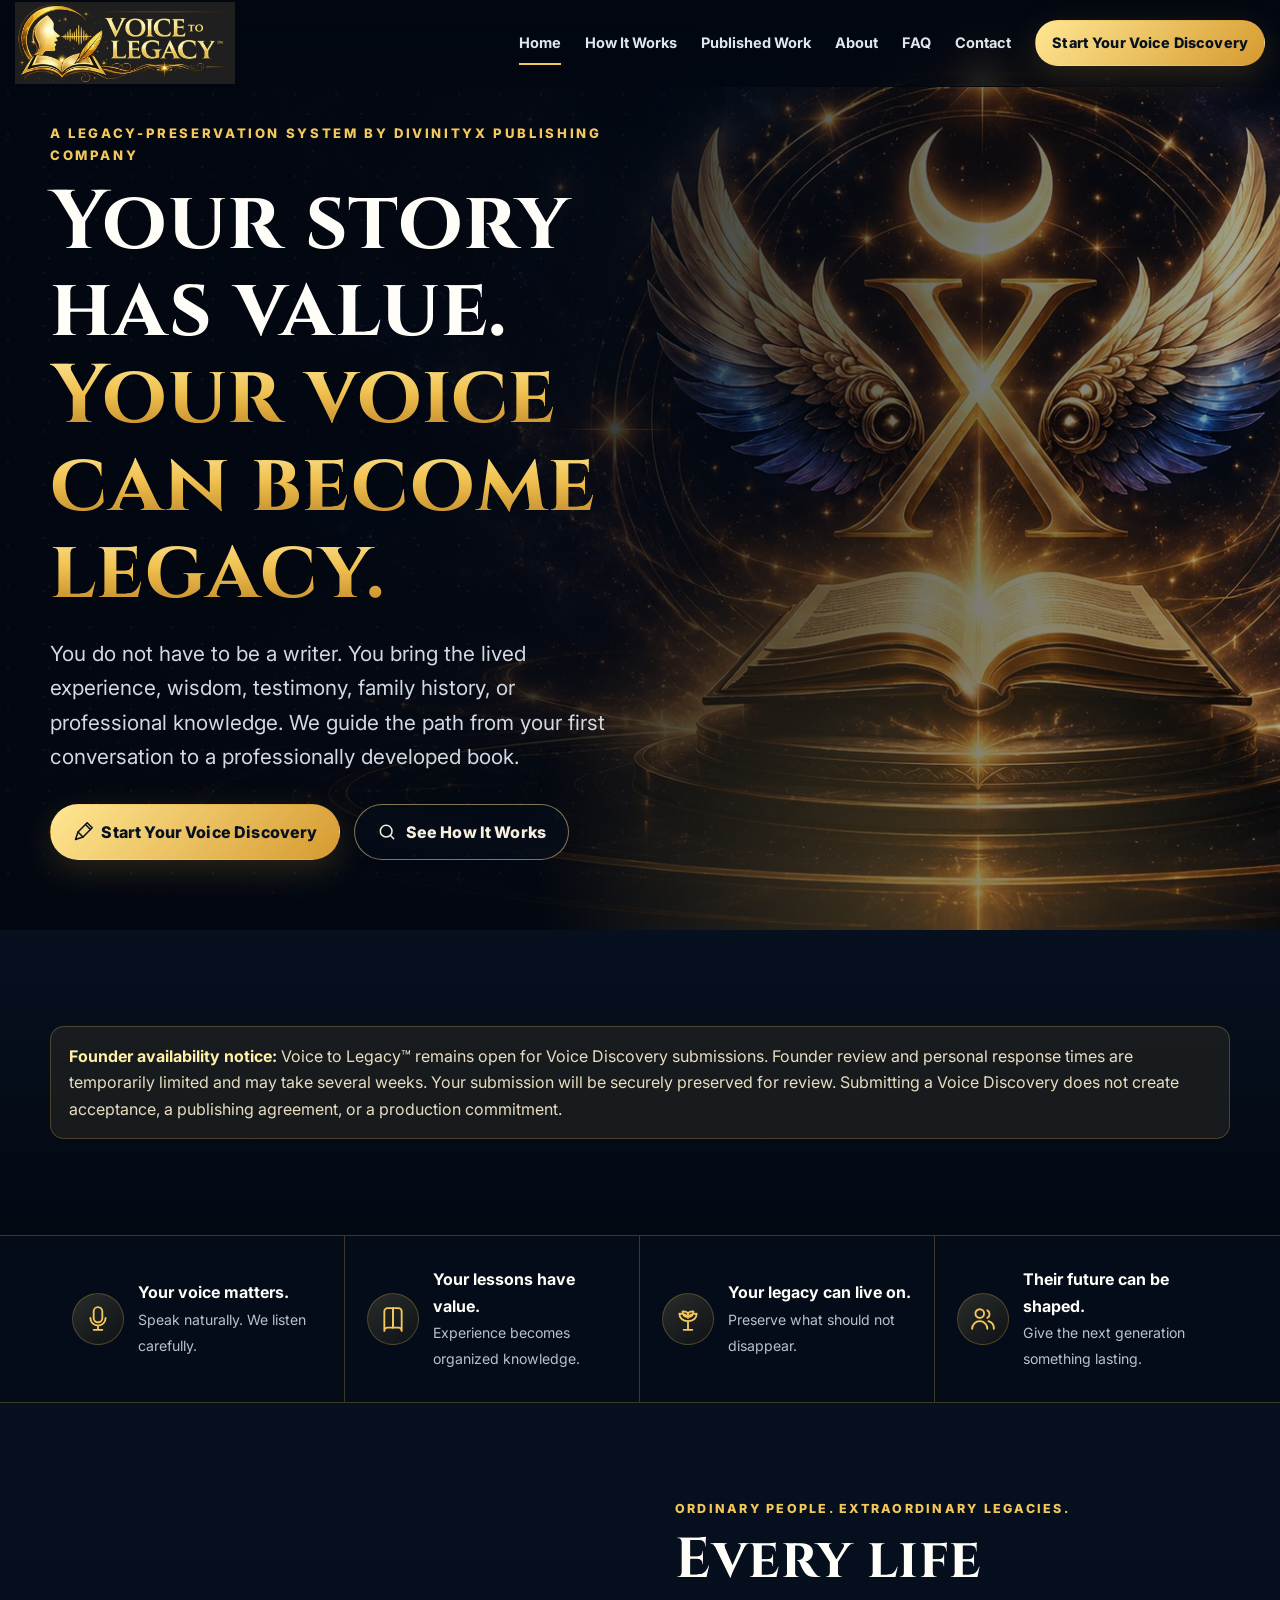
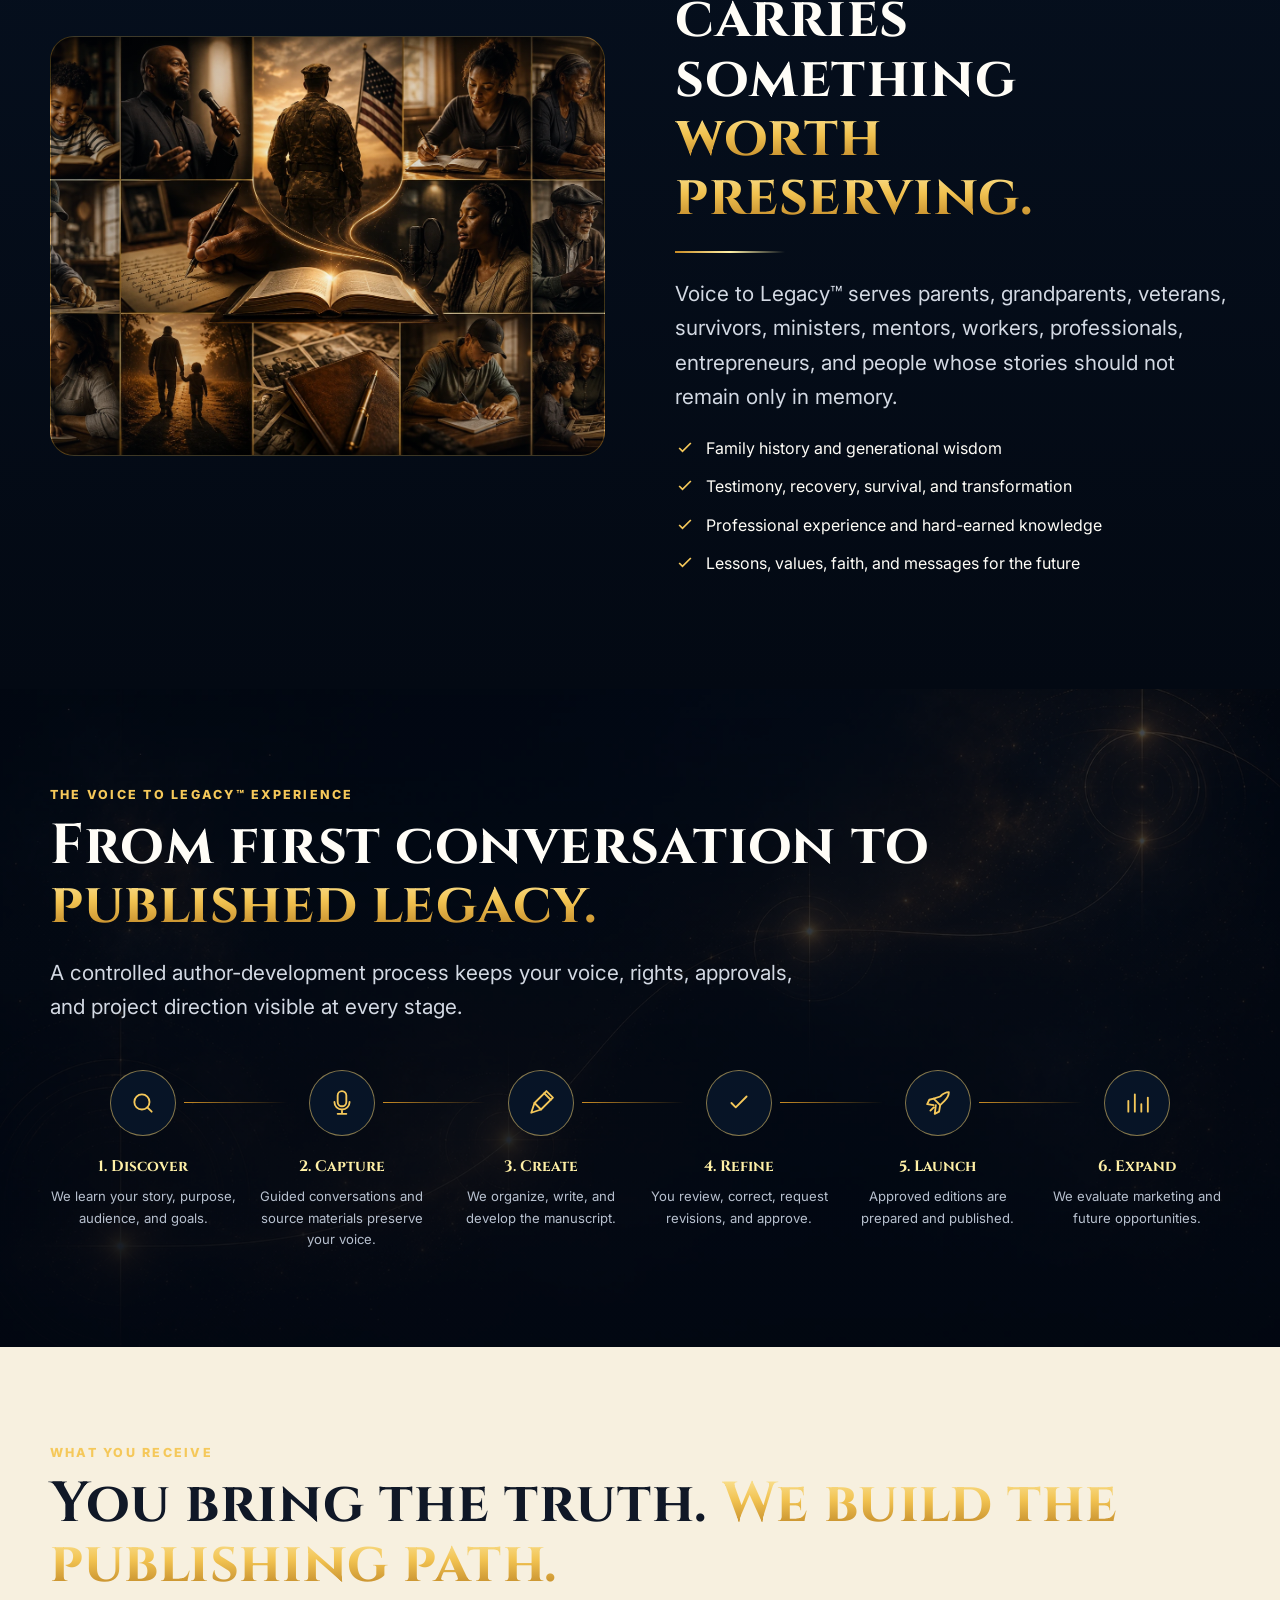
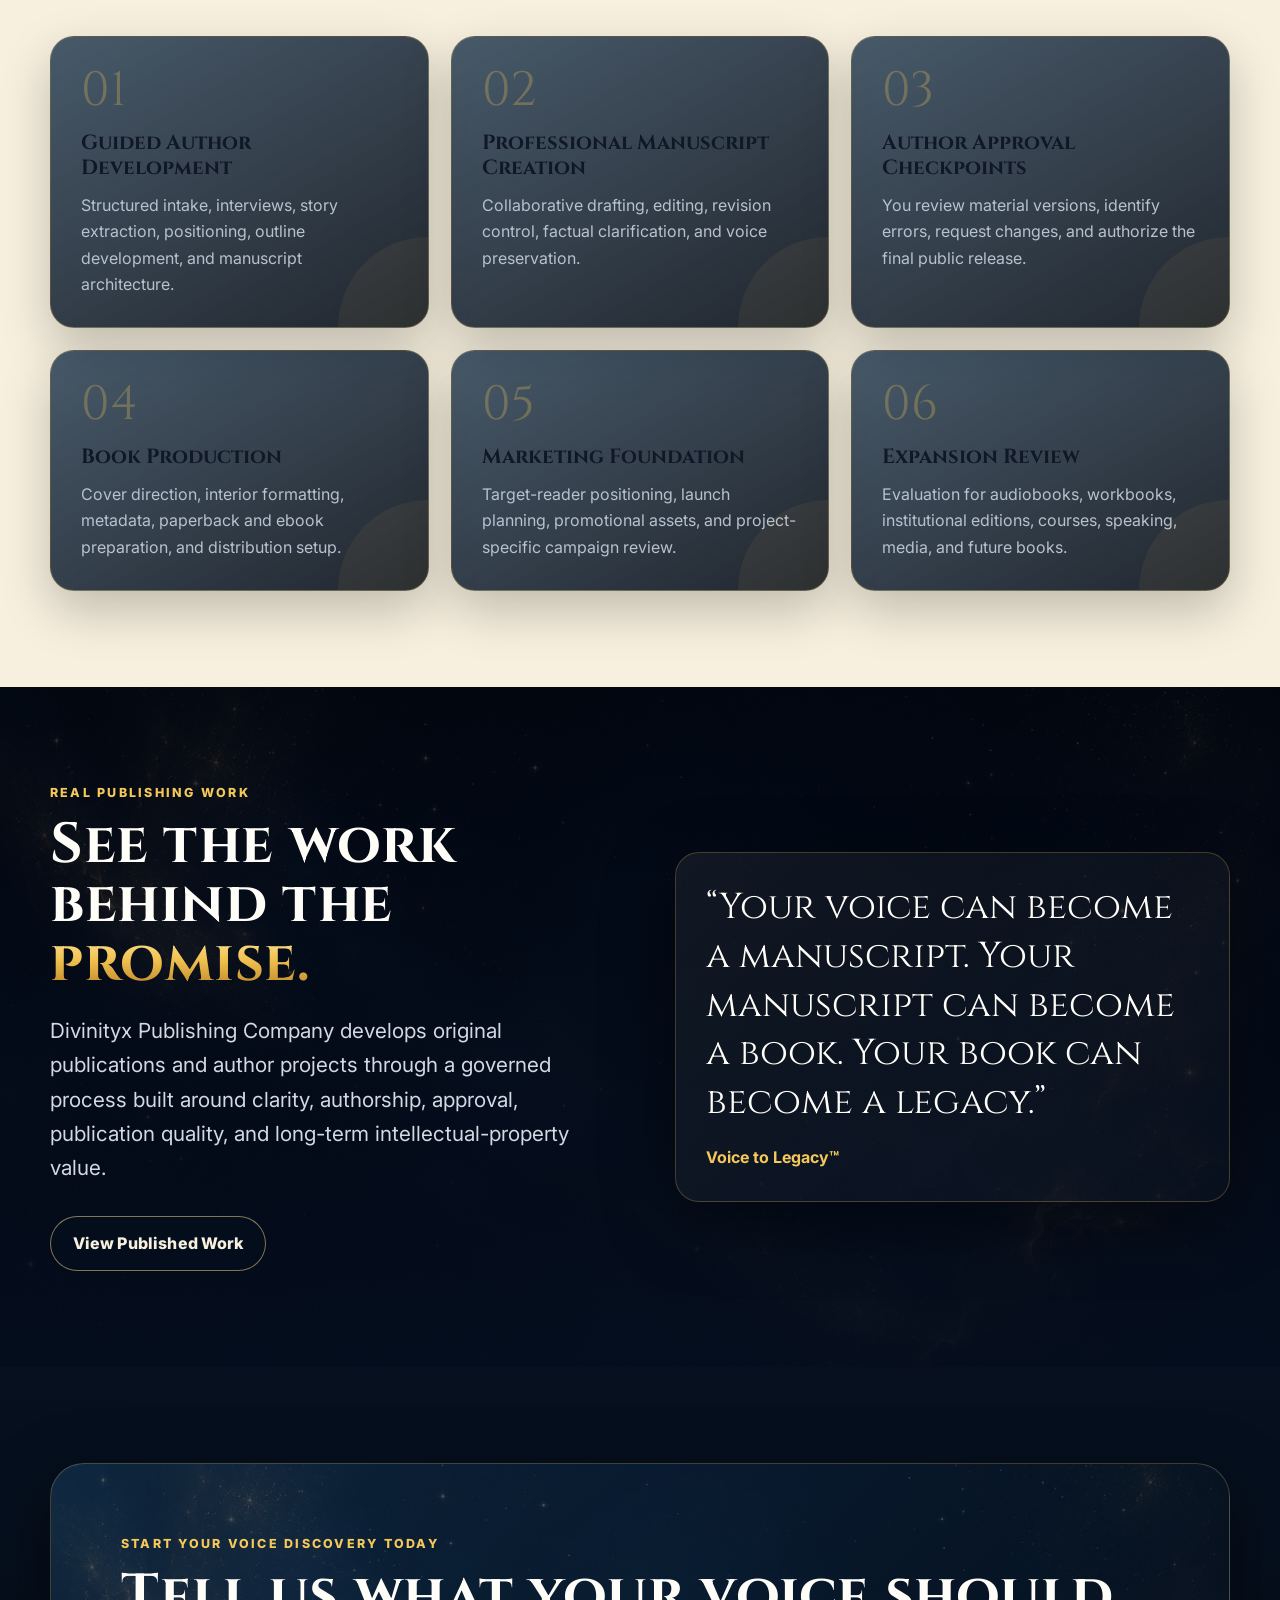
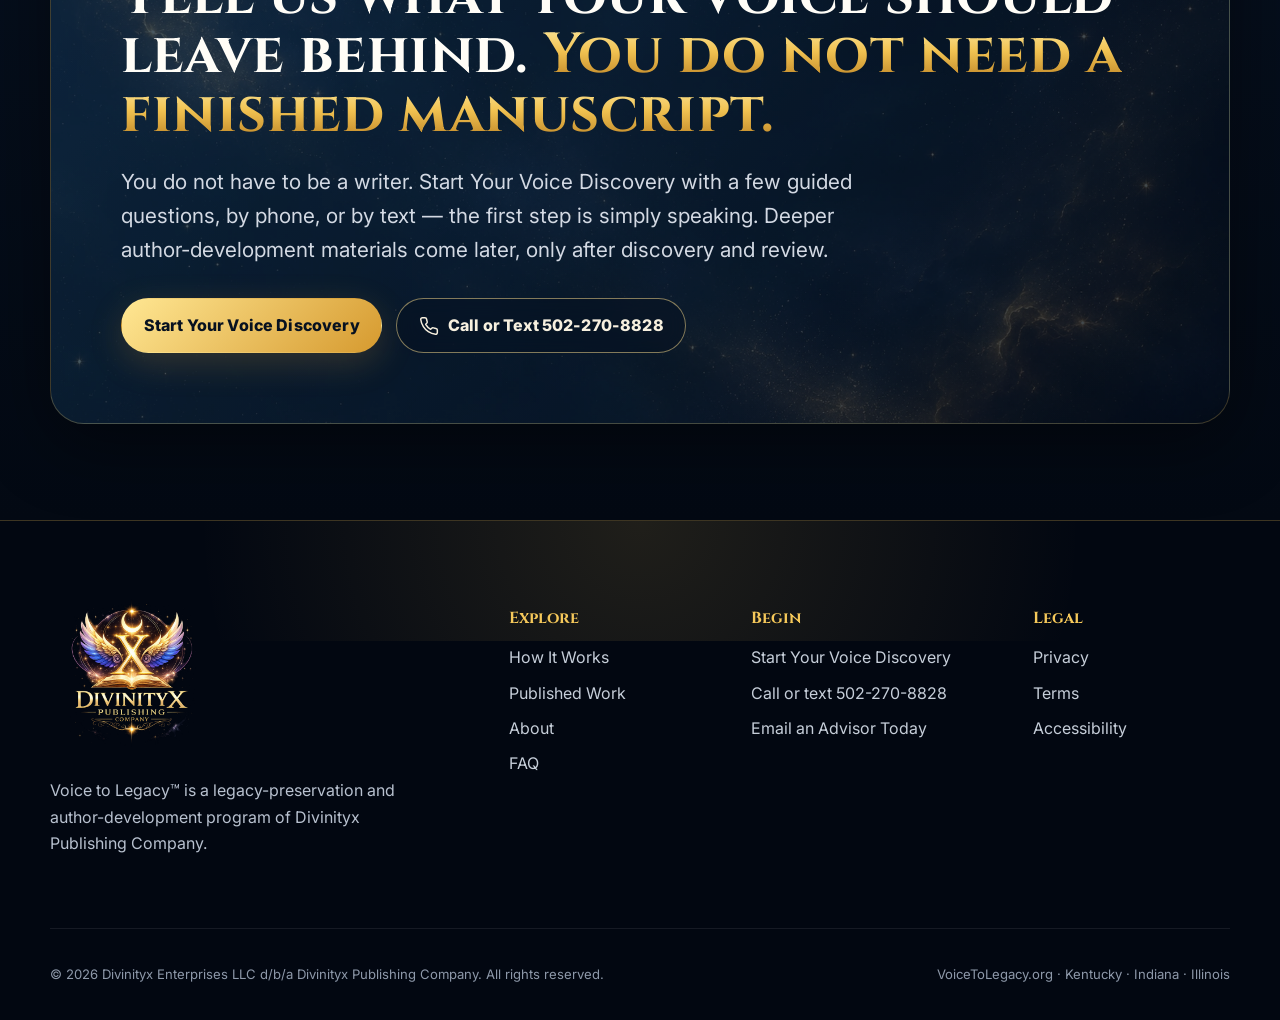
<file: index.html>
<!doctype html>
<html lang="en">
<head>
  <script>
    (function () {
      var base = document.createElement("base");
      base.href = location.hostname.endsWith("github.io")
        ? "/VoiceToLegacy.org/"
        : "/";
      document.head.appendChild(base);
    }());
  </script>
  <meta charset="utf-8">
  <meta name="viewport" content="width=device-width, initial-scale=1">
  <title>Voice to Legacy™ | Turn Your Story Into a Published Legacy</title>
  <meta name="description" content="Voice to Legacy helps people transform life stories, testimony, family history, wisdom, and professional knowledge into professionally developed books.">
  <meta name="theme-color" content="#06101f">
  <meta property="og:title" content="Voice to Legacy™ | Turn Your Story Into a Published Legacy">
  <meta property="og:description" content="Voice to Legacy helps people transform life stories, testimony, family history, wisdom, and professional knowledge into professionally developed books.">
  <meta property="og:type" content="website">
  <meta property="og:image" content="assets/img/legacy-mosaic.webp">
  <link rel="icon" href="assets/img/divinityx-publisher-crest.png">
  <link rel="preconnect" href="https://fonts.googleapis.com">
  <link rel="preconnect" href="https://fonts.gstatic.com" crossorigin>
  <link href="https://fonts.googleapis.com/css2?family=Cinzel:wght@500;600;700&family=Inter:wght@400;500;600;700;800&display=swap" rel="stylesheet">
  <link rel="stylesheet" href="assets/css/styles.css">
</head>
<body class="home-page">

    <a class="skip-link" href="#main">Skip to content</a>
    <header class="site-header" data-header>
      <div class="header-inner">
        <a class="brand" href="" aria-label="Voice to Legacy home">
          <img src="assets/img/voice-to-legacy-lockup.webp" alt="Voice to Legacy — Every Voice. Every Story. Every Legacy.">
        </a>
        <nav class="desktop-nav" aria-label="Primary navigation"><a href="" class="active">Home</a><a href="how-it-works/">How It Works</a><a href="published-work/">Published Work</a><a href="about/">About</a><a href="faq/">FAQ</a><a href="contact/">Contact</a></nav>
        <div class="header-actions">
          <a class="button button-small button-gold" href="start/">Start Your Voice Discovery</a>
          <button class="menu-toggle" type="button" aria-expanded="false" aria-controls="mobile-menu" data-menu-toggle>
            <span></span><span></span><span></span><span class="sr-only">Open menu</span>
          </button>
        </div>
      </div>
      <nav id="mobile-menu" class="mobile-nav" aria-label="Mobile navigation" data-mobile-menu>
        <a href="" class="active">Home</a><a href="how-it-works/">How It Works</a><a href="published-work/">Published Work</a><a href="about/">About</a><a href="faq/">FAQ</a><a href="contact/">Contact</a>
        <a class="button button-gold" href="start/">Start Your Voice Discovery</a>
      </nav>
    </header>
<main id="main">

<section class="hero">
  <div class="container hero-inner">
    <div class="hero-copy reveal">
      <p class="eyebrow">A legacy-preservation system by Divinityx Publishing Company</p>
  
      <h1 class="display">Your story has value. <span class="gold-text">Your voice can become legacy.</span></h1>
      <p class="lead">You do not have to be a writer. You bring the lived experience, wisdom, testimony, family history, or professional knowledge. We guide the path from your first conversation to a professionally developed book.</p>
      <div class="button-row">
        <a class="button button-gold" href="start/"><svg viewBox="0 0 24 24" aria-hidden="true"><path d="m3 21 3-9L17 1l6 6L12 18l-9 3Z"/><path d="m6 12 6 6M15 3l6 6"/></svg> Start Your Voice Discovery</a>
        <a class="button button-outline" href="how-it-works/"><svg viewBox="0 0 24 24" aria-hidden="true"><circle cx="11" cy="11" r="7"/><path d="m20 20-4-4"/></svg> See How It Works</a>
      </div>
    </div>
    <div class="hero-art reveal">
      
      
    </div>
  </div>
</section>

<section class="section section-dark">
  <div class="container">
    <div class="notice"><strong>Founder availability notice:</strong> Voice to Legacy™ remains open for Voice Discovery submissions. Founder review and personal response times are temporarily limited and may take several weeks. Your submission will be securely preserved for review. Submitting a Voice Discovery does not create acceptance, a publishing agreement, or a production commitment.</div>
  </div>
</section>

<section class="trust-strip" aria-label="Voice to Legacy values">
  <div class="container trust-grid">
    <div class="trust-item"><div class="icon-wrap"><svg viewBox="0 0 24 24" aria-hidden="true"><path d="M12 15a4 4 0 0 0 4-4V5a4 4 0 1 0-8 0v6a4 4 0 0 0 4 4Z"/><path d="M5 11a7 7 0 0 0 14 0M12 18v4M8 22h8"/></svg></div><div><strong>Your voice matters.</strong><span>Speak naturally. We listen carefully.</span></div></div>
    <div class="trust-item"><div class="icon-wrap"><svg viewBox="0 0 24 24" aria-hidden="true"><path d="M4 5a3 3 0 0 1 3-3h5v18H7a3 3 0 0 0-3 3V5Z"/><path d="M20 5a3 3 0 0 0-3-3h-5v18h5a3 3 0 0 1 3 3V5Z"/></svg></div><div><strong>Your lessons have value.</strong><span>Experience becomes organized knowledge.</span></div></div>
    <div class="trust-item"><div class="icon-wrap"><svg viewBox="0 0 24 24" aria-hidden="true"><path d="M12 22v-8M8 22h8M12 14c-5 0-8-3-8-7 4 0 7 1 8 4M12 14c5 0 8-3 8-7-4 0-7 1-8 4M12 10c-3 0-5-2-5-5 3 0 5 1 5 3M12 10c3 0 5-2 5-5-3 0-5 1-5 3"/></svg></div><div><strong>Your legacy can live on.</strong><span>Preserve what should not disappear.</span></div></div>
    <div class="trust-item"><div class="icon-wrap"><svg viewBox="0 0 24 24" aria-hidden="true"><circle cx="9" cy="7" r="4"/><path d="M2 21a7 7 0 0 1 14 0M16 4a4 4 0 0 1 0 7M17 14a7 7 0 0 1 5 7"/></svg></div><div><strong>Their future can be shaped.</strong><span>Give the next generation something lasting.</span></div></div>
  </div>
</section>

<section class="section section-dark">
  <div class="container split">
    <div class="visual-panel reveal"><div class="mosaic" role="img" aria-label="People from different generations preserving stories, family knowledge, and lived wisdom"></div></div>
    <div class="reveal">
      <p class="section-kicker">Ordinary people. Extraordinary legacies.</p>
      <h2 class="display">Every life carries something <span class="gold-text">worth preserving.</span></h2>
      <div class="rule"></div>
      <p class="lead">Voice to Legacy™ serves parents, grandparents, veterans, survivors, ministers, mentors, workers, professionals, entrepreneurs, and people whose stories should not remain only in memory.</p>
      <ul class="check-list">
        <li><svg viewBox="0 0 24 24" aria-hidden="true"><path d="m5 12 4 4L19 6"/></svg> Family history and generational wisdom</li>
        <li><svg viewBox="0 0 24 24" aria-hidden="true"><path d="m5 12 4 4L19 6"/></svg> Testimony, recovery, survival, and transformation</li>
        <li><svg viewBox="0 0 24 24" aria-hidden="true"><path d="m5 12 4 4L19 6"/></svg> Professional experience and hard-earned knowledge</li>
        <li><svg viewBox="0 0 24 24" aria-hidden="true"><path d="m5 12 4 4L19 6"/></svg> Lessons, values, faith, and messages for the future</li>
      </ul>
    </div>
  </div>
</section>

<section class="section process-section">
  <div class="container">
    <p class="section-kicker">The Voice to Legacy™ Experience</p>
    <h2 class="display">From first conversation to <span class="gold-text">published legacy.</span></h2>
    <p class="lead">A controlled author-development process keeps your voice, rights, approvals, and project direction visible at every stage.</p>
    <div class="process-grid reveal">
      <div class="process-step"><div class="icon-wrap"><svg viewBox="0 0 24 24" aria-hidden="true"><circle cx="11" cy="11" r="7"/><path d="m20 20-4-4"/></svg></div><strong>1. Discover</strong><span>We learn your story, purpose, audience, and goals.</span></div>
      <div class="process-step"><div class="icon-wrap"><svg viewBox="0 0 24 24" aria-hidden="true"><path d="M12 15a4 4 0 0 0 4-4V5a4 4 0 1 0-8 0v6a4 4 0 0 0 4 4Z"/><path d="M5 11a7 7 0 0 0 14 0M12 18v4M8 22h8"/></svg></div><strong>2. Capture</strong><span>Guided conversations and source materials preserve your voice.</span></div>
      <div class="process-step"><div class="icon-wrap"><svg viewBox="0 0 24 24" aria-hidden="true"><path d="m3 21 3-9L17 1l6 6L12 18l-9 3Z"/><path d="m6 12 6 6M15 3l6 6"/></svg></div><strong>3. Create</strong><span>We organize, write, and develop the manuscript.</span></div>
      <div class="process-step"><div class="icon-wrap"><svg viewBox="0 0 24 24" aria-hidden="true"><path d="m5 12 4 4L19 6"/></svg></div><strong>4. Refine</strong><span>You review, correct, request revisions, and approve.</span></div>
      <div class="process-step"><div class="icon-wrap"><svg viewBox="0 0 24 24" aria-hidden="true"><path d="M14 6c3-3 6-4 8-4 0 2-1 5-4 8l-4 4-6-6 6-2Z"/><path d="m8 8-4 1-2 4 6 1M14 14l-1 6-4 2 1-8M8 16l-3 3"/></svg></div><strong>5. Launch</strong><span>Approved editions are prepared and published.</span></div>
      <div class="process-step"><div class="icon-wrap"><svg viewBox="0 0 24 24" aria-hidden="true"><path d="M4 20V10M10 20V4M16 20v-7M22 20V7"/></svg></div><strong>6. Expand</strong><span>We evaluate marketing and future opportunities.</span></div>
    </div>
  </div>
</section>

<section class="section section-cream">
  <div class="container">
    <p class="section-kicker">What you receive</p>
    <h2 class="display">You bring the truth. <span class="gold-text">We build the publishing path.</span></h2>
    <div class="cards">
      <article class="card reveal"><div class="number">01</div><h3>Guided Author Development</h3><p>Structured intake, interviews, story extraction, positioning, outline development, and manuscript architecture.</p></article>
      <article class="card reveal"><div class="number">02</div><h3>Professional Manuscript Creation</h3><p>Collaborative drafting, editing, revision control, factual clarification, and voice preservation.</p></article>
      <article class="card reveal"><div class="number">03</div><h3>Author Approval Checkpoints</h3><p>You review material versions, identify errors, request changes, and authorize the final public release.</p></article>
      <article class="card reveal"><div class="number">04</div><h3>Book Production</h3><p>Cover direction, interior formatting, metadata, paperback and ebook preparation, and distribution setup.</p></article>
      <article class="card reveal"><div class="number">05</div><h3>Marketing Foundation</h3><p>Target-reader positioning, launch planning, promotional assets, and project-specific campaign review.</p></article>
      <article class="card reveal"><div class="number">06</div><h3>Expansion Review</h3><p>Evaluation for audiobooks, workbooks, institutional editions, courses, speaking, media, and future books.</p></article>
    </div>
  </div>
</section>

<section class="section section-cosmic">
  <div class="container split">
    <div class="reveal">
      <p class="section-kicker">Real publishing work</p>
      <h2 class="display">See the work behind the <span class="gold-text">promise.</span></h2>
      <p class="lead">Divinityx Publishing Company develops original publications and author projects through a governed process built around clarity, authorship, approval, publication quality, and long-term intellectual-property value.</p>
      <div class="button-row"><a class="button button-outline" href="published-work/">View Published Work</a></div>
    </div>
    <div class="quote-card reveal">
      <blockquote>“Your voice can become a manuscript. Your manuscript can become a book. Your book can become a legacy.”</blockquote>
      <cite>Voice to Legacy™</cite>
    </div>
  </div>
</section>

<section class="section section-dark">
  <div class="container cta-panel reveal">
    <p class="section-kicker">Start your voice discovery today</p>
    <h2 class="display">Tell us what your voice should leave behind. <span class="gold-text">You do not need a finished manuscript.</span></h2>
    <p class="lead">You do not have to be a writer. Start Your Voice Discovery with a few guided questions, by phone, or by text — the first step is simply speaking. Deeper author-development materials come later, only after discovery and review.</p>
    <div class="button-row">
      <a class="button button-gold" href="start/">Start Your Voice Discovery</a>
      <a class="button button-outline" href="tel:+15022708828"><svg viewBox="0 0 24 24" aria-hidden="true"><path d="M22 16.9v3a2 2 0 0 1-2.2 2 19.8 19.8 0 0 1-8.6-3.1 19.5 19.5 0 0 1-6-6A19.8 19.8 0 0 1 2.1 4.2 2 2 0 0 1 4.1 2h3a2 2 0 0 1 2 1.7c.1 1 .4 2 .7 2.9a2 2 0 0 1-.5 2.1L8 10a16 16 0 0 0 6 6l1.3-1.3a2 2 0 0 1 2.1-.5c.9.3 1.9.6 2.9.7a2 2 0 0 1 1.7 2Z"/></svg> Call or Text 502-270-8828</a>
    </div>
  </div>
</section>

</main>

    <footer class="site-footer">
      <div class="footer-glow"></div>
      <div class="container footer-grid">
        <div class="footer-brand">
          <img src="assets/img/divinityx-publisher-crest.webp" alt="Divinityx Publishing Company">
          <p>Voice to Legacy™ is a legacy-preservation and author-development program of Divinityx Publishing Company.</p>
        </div>
        <div>
          <h2>Explore</h2>
          <a href="how-it-works/">How It Works</a>
          <a href="published-work/">Published Work</a>
          <a href="about/">About</a>
          <a href="faq/">FAQ</a>
        </div>
        <div>
          <h2>Begin</h2>
          <a href="start/">Start Your Voice Discovery</a>
          <a href="tel:+15022708828">Call or text 502-270-8828</a>
          <a href="mailto:accounting@divinityxenterprises.com">Email an Advisor Today</a>
        </div>
        <div>
          <h2>Legal</h2>
          <a href="privacy/">Privacy</a>
          <a href="terms/">Terms</a>
          <a href="accessibility/">Accessibility</a>
        </div>
      </div>
      <div class="footer-bottom container">
        <p>© <span data-year>2026</span> Divinityx Enterprises LLC d/b/a Divinityx Publishing Company. All rights reserved.</p>
        <p>VoiceToLegacy.org · Kentucky · Indiana · Illinois</p>
      </div>
    </footer>
<script src="assets/js/main.js" defer></script>
</body>
</html>
</file>
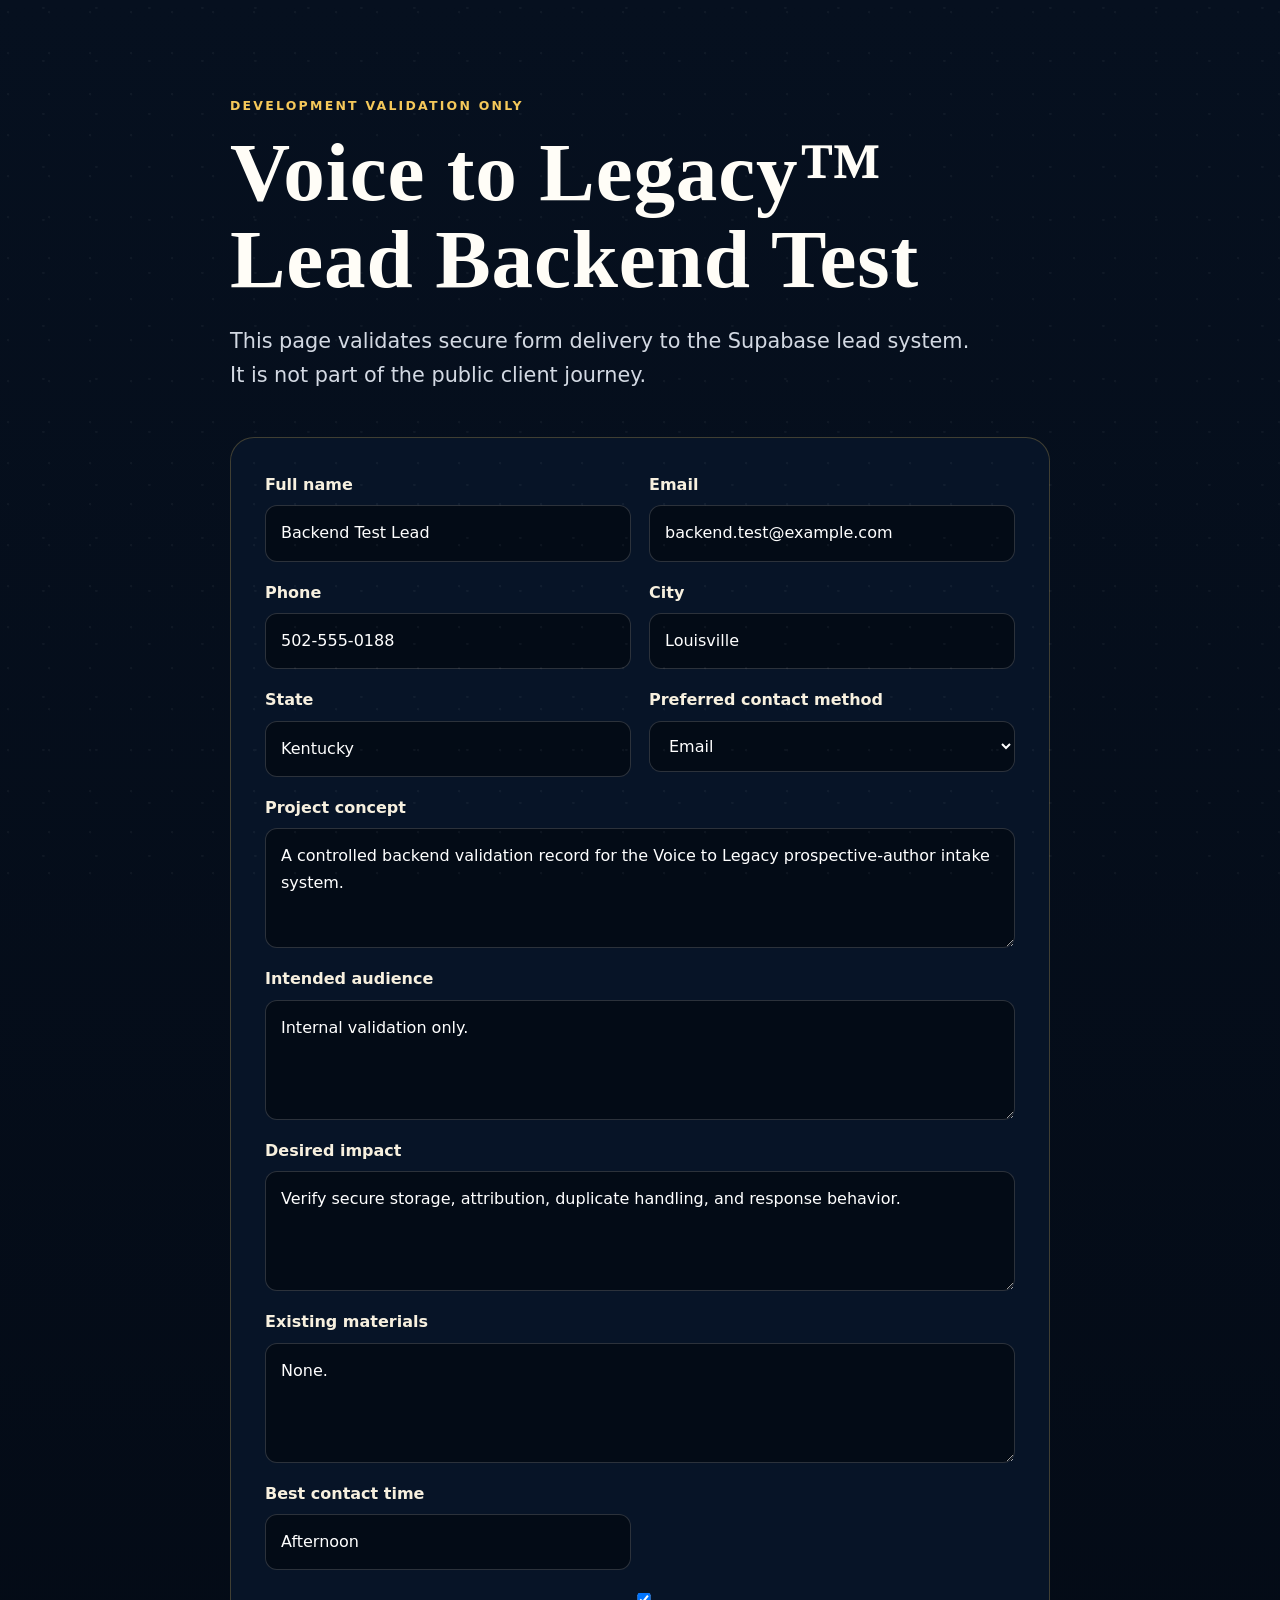
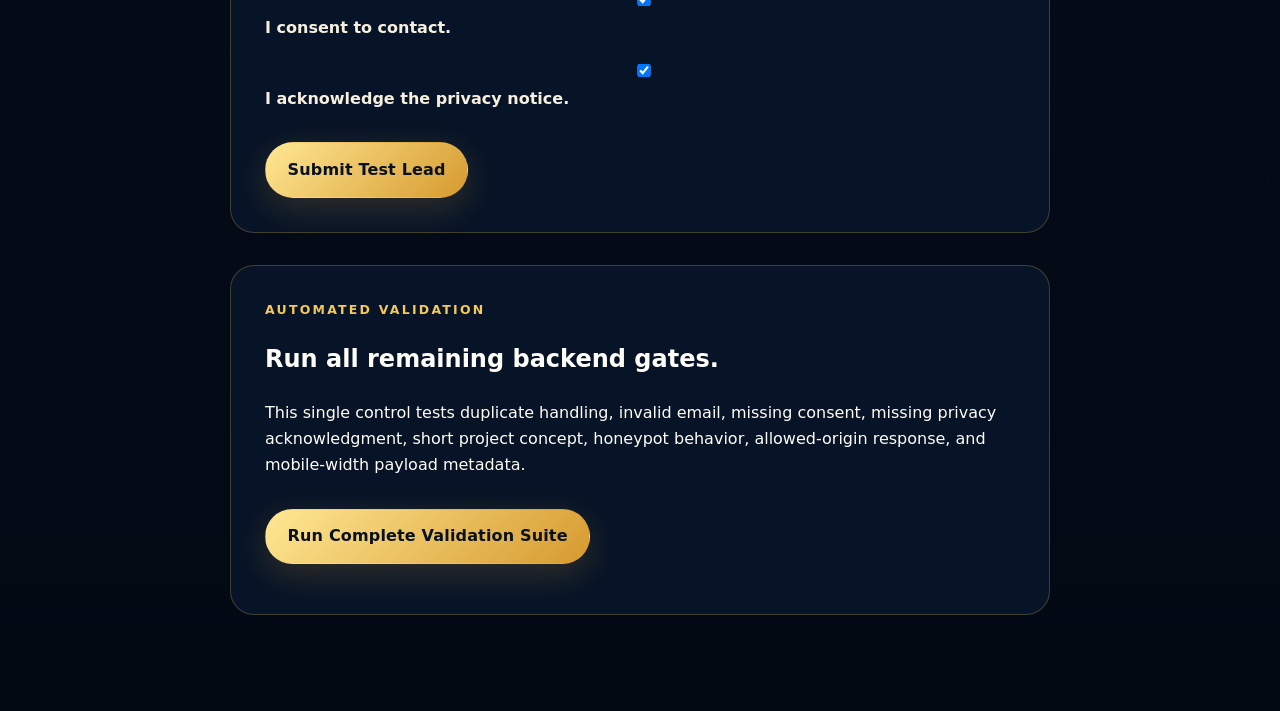
<file: backend-test/index.html>
<!doctype html>
<html lang="en">
<head>
  <meta charset="utf-8">
  <meta name="viewport" content="width=device-width, initial-scale=1">
  <title>Voice to Legacy Lead Backend Test</title>
  <meta name="robots" content="noindex,nofollow">
  <link rel="stylesheet" href="../assets/css/styles.css">
</head>
<body>
  <main id="main" class="section section-dark">
    <div class="narrow">
      <p class="section-kicker">Development validation only</p>
      <h1 class="display">Voice to Legacy™ Lead Backend Test</h1>
      <p class="lead">This page validates secure form delivery to the Supabase lead system. It is not part of the public client journey.</p>

      <form class="form-panel" data-vtl-lead-form data-test-mode="true" novalidate>
        <div class="field-grid">
          <div class="field"><label for="full_name">Full name</label><input id="full_name" name="full_name" required value="Backend Test Lead"></div>
          <div class="field"><label for="email">Email</label><input id="email" name="email" type="email" required value="backend.test@example.com"></div>
          <div class="field"><label for="phone">Phone</label><input id="phone" name="phone" required value="502-555-0188"></div>
          <div class="field"><label for="city">City</label><input id="city" name="city" value="Louisville"></div>
          <div class="field"><label for="state">State</label><input id="state" name="state" value="Kentucky"></div>
          <div class="field"><label for="preferred_contact_method">Preferred contact method</label><select id="preferred_contact_method" name="preferred_contact_method" required><option value="email">Email</option><option value="phone">Phone</option><option value="text">Text</option><option value="zoom">Zoom</option></select></div>
          <div class="field full"><label for="project_concept">Project concept</label><textarea id="project_concept" name="project_concept" required>A controlled backend validation record for the Voice to Legacy prospective-author intake system.</textarea></div>
          <div class="field full"><label for="intended_audience">Intended audience</label><textarea id="intended_audience" name="intended_audience">Internal validation only.</textarea></div>
          <div class="field full"><label for="desired_impact">Desired impact</label><textarea id="desired_impact" name="desired_impact">Verify secure storage, attribution, duplicate handling, and response behavior.</textarea></div>
          <div class="field full"><label for="existing_materials">Existing materials</label><textarea id="existing_materials" name="existing_materials">None.</textarea></div>
          <div class="field"><label for="best_contact_time">Best contact time</label><input id="best_contact_time" name="best_contact_time" value="Afternoon"></div>
          <div class="field" aria-hidden="true" style="position:absolute;left:-9999px"><label for="website">Website</label><input id="website" name="website" tabindex="-1" autocomplete="off"></div>
          <div class="field full"><label><input type="checkbox" name="consent_to_contact" checked required> I consent to contact.</label></div>
          <div class="field full"><label><input type="checkbox" name="privacy_acknowledged" checked required> I acknowledge the privacy notice.</label></div>
        </div>
        <div class="button-row"><button class="button button-gold" type="submit">Submit Test Lead</button></div>
        <div class="notice" data-vtl-form-status role="status" aria-live="polite" tabindex="-1" hidden></div>
      </form>

      <section class="form-panel" aria-labelledby="suite-title" style="margin-top:2rem">
        <p class="section-kicker">Automated validation</p>
        <h2 id="suite-title">Run all remaining backend gates.</h2>
        <p>This single control tests duplicate handling, invalid email, missing consent, missing privacy acknowledgment, short project concept, honeypot behavior, allowed-origin response, and mobile-width payload metadata.</p>
        <div class="button-row"><button class="button button-gold" type="button" data-run-vtl-suite>Run Complete Validation Suite</button></div>
        <ol data-vtl-suite-results aria-live="polite"></ol>
      </section>
    </div>
  </main>
  <script src="../assets/js/lead-intake.js" defer></script>
  <script src="../assets/js/backend-test-suite.js" defer></script>
</body>
</html>
</file>
<file: assets/css/styles.css>
:root{
  --navy-950:#020711;
  --navy-900:#06101f;
  --navy-850:#09182a;
  --navy-800:#0d2239;
  --navy-700:#163653;
  --cream:#f7f0df;
  --cream-2:#eadbbd;
  --gold-1:#fff0a6;
  --gold-2:#f5c85a;
  --gold-3:#c88b24;
  --gold-4:#8d5a10;
  --white:#fffdf7;
  --muted:#b8c1cf;
  --danger:#eaa59c;
  --line:rgba(247,200,90,.24);
  --shadow:0 20px 70px rgba(0,0,0,.42);
  --radius:24px;
  --display:"Cinzel", Georgia, serif;
  --body:"Inter", system-ui, -apple-system, BlinkMacSystemFont, "Segoe UI", sans-serif;
}
*{box-sizing:border-box}
html{scroll-behavior:smooth;background:var(--navy-950)}
body{margin:0;font-family:var(--body);background:var(--navy-950);color:var(--white);line-height:1.65}
body::before{content:"";position:fixed;inset:0;pointer-events:none;opacity:.045;background-image:radial-gradient(circle at 20% 30%,#fff 0 1px,transparent 1.4px),radial-gradient(circle at 82% 15%,#fff 0 1px,transparent 1.4px);background-size:41px 41px,53px 53px;z-index:50}
img{max-width:100%;display:block}
a{color:inherit}
button,input,textarea,select{font:inherit}
button{cursor:pointer}
.sr-only{position:absolute;width:1px;height:1px;padding:0;margin:-1px;overflow:hidden;clip:rect(0,0,0,0);white-space:nowrap;border:0}
.skip-link{position:fixed;top:8px;left:8px;transform:translateY(-150%);background:var(--cream);color:var(--navy-950);padding:.8rem 1rem;z-index:999;border-radius:8px;font-weight:800}
.skip-link:focus{transform:none}
.container{width:min(1180px,calc(100% - 40px));margin-inline:auto}
.narrow{width:min(820px,calc(100% - 40px));margin-inline:auto}
.section{position:relative;padding:96px 0}
.section-tight{padding:72px 0}
.section-dark{background:linear-gradient(180deg,#06101f 0%,#030913 100%)}
.section-cosmic{background:linear-gradient(180deg,rgba(2,7,17,.82),rgba(4,13,29,.96)),url("../img/cosmic-texture.webp") center/cover no-repeat}
.section-cream{background:var(--cream);color:#101827}
.section-kicker{margin:0 0 12px;text-transform:uppercase;letter-spacing:.18em;font-size:.78rem;color:var(--gold-2);font-weight:800}
.display{font-family:var(--display);line-height:1.05;letter-spacing:.01em;margin:0}
h1.display{font-size:clamp(2.7rem,6.5vw,6.4rem)}
h2.display{font-size:clamp(2.1rem,4.4vw,4.25rem)}
h3{font-family:var(--display);line-height:1.25}
.lead{font-size:clamp(1.05rem,2vw,1.3rem);color:#d3d9e3;max-width:760px}
.section-cream .lead{color:#344154}
.gold-text{background:linear-gradient(180deg,#fff3b6 0%,#f1c251 45%,#a96c15 100%);-webkit-background-clip:text;background-clip:text;color:transparent}
.rule{width:110px;height:2px;margin:24px 0;background:linear-gradient(90deg,var(--gold-3),var(--gold-1),transparent)}
.button{display:inline-flex;align-items:center;justify-content:center;gap:.55rem;min-height:50px;padding:.85rem 1.35rem;border:1px solid transparent;border-radius:999px;text-decoration:none;font-weight:800;transition:.25s ease;letter-spacing:.01em}
.button svg{width:20px;height:20px;fill:none;stroke:currentColor;stroke-width:1.8;stroke-linecap:round;stroke-linejoin:round}
.button-gold{background:linear-gradient(135deg,#ffe793,#d69a2f);color:#071120;box-shadow:0 10px 35px rgba(218,161,57,.2)}
.button-gold:hover,.button-gold:focus-visible{transform:translateY(-2px);box-shadow:0 16px 44px rgba(218,161,57,.36)}
.button-outline{border-color:rgba(255,226,144,.5);color:var(--cream);background:rgba(6,16,31,.45);backdrop-filter:blur(10px)}
.button-outline:hover,.button-outline:focus-visible{background:rgba(247,200,90,.11);border-color:var(--gold-2)}
.button-dark{background:var(--navy-900);color:var(--white)}
.button-small{min-height:42px;padding:.65rem 1rem;font-size:.9rem}
.button-row{display:flex;gap:14px;flex-wrap:wrap;margin-top:30px}
.site-header{position:fixed;top:0;left:0;right:0;z-index:100;background:linear-gradient(180deg,rgba(2,7,17,.96),rgba(2,7,17,.72));backdrop-filter:blur(18px);border-bottom:1px solid transparent;transition:.25s}
.site-header.scrolled{border-bottom-color:var(--line);box-shadow:0 8px 35px rgba(0,0,0,.28)}
.header-inner{width:min(1280px,calc(100% - 30px));height:86px;margin:auto;display:flex;align-items:center;gap:24px}
.brand{width:225px;flex:0 0 auto}
.brand img{width:100%;height:auto}
.desktop-nav{margin-left:auto;display:flex;align-items:center;gap:24px}
.desktop-nav a,.mobile-nav>a:not(.button){text-decoration:none;color:#dfe6ef;font-size:.91rem;font-weight:700;position:relative}
.desktop-nav a::after{content:"";position:absolute;left:0;right:0;bottom:-10px;height:2px;background:var(--gold-2);transform:scaleX(0);transition:.2s}
.desktop-nav a:hover::after,.desktop-nav a.active::after{transform:scaleX(1)}
.header-actions{display:flex;align-items:center;gap:12px}
.menu-toggle{display:none;width:44px;height:44px;border:1px solid var(--line);border-radius:12px;background:rgba(255,255,255,.03);padding:10px}
.menu-toggle span:not(.sr-only){display:block;height:2px;background:var(--cream);margin:5px 0}
.mobile-nav{display:none}
.hero{min-height:100svh;display:grid;place-items:center;position:relative;overflow:hidden;background:linear-gradient(90deg,rgba(2,7,17,.96) 0%,rgba(2,7,17,.78) 48%,rgba(2,7,17,.35) 100%),url("../img/hero-cosmic.webp") center/cover no-repeat}
.hero::after{content:"";position:absolute;inset:auto -10% -35% 35%;height:80%;background:radial-gradient(circle,rgba(244,186,73,.24),transparent 66%);filter:blur(10px)}
.hero-inner{position:relative;z-index:2;display:grid;grid-template-columns:1.05fr .95fr;gap:64px;align-items:center;padding-top:110px;padding-bottom:70px}
.hero-copy{max-width:740px}
.hero-lockup{width:min(500px,100%);filter:drop-shadow(0 18px 40px rgba(0,0,0,.42));margin-bottom:24px}
.hero .eyebrow{color:var(--gold-2);font-size:.82rem;font-weight:800;letter-spacing:.2em;text-transform:uppercase}
.hero p{max-width:690px}
.hero-art{position:relative;min-height:660px;display:flex;align-items:center;justify-content:center}
.hero-art img{width:min(660px,115%);filter:drop-shadow(0 30px 70px rgba(0,0,0,.65));mask-image:linear-gradient(to bottom,black 0%,black 80%,transparent 100%)}
.hero-badge{position:absolute;right:0;bottom:90px;width:190px;aspect-ratio:1;border-radius:50%;display:grid;place-items:center;text-align:center;padding:22px;background:radial-gradient(circle at 30% 20%,#1a3654,#06101f 68%);border:2px solid var(--gold-2);box-shadow:0 0 0 8px rgba(213,162,57,.08),0 15px 55px rgba(0,0,0,.5);font-family:var(--display);color:var(--gold-1);font-weight:700}
.trust-strip{border-block:1px solid var(--line);background:rgba(4,12,26,.92)}
.trust-grid{display:grid;grid-template-columns:repeat(4,1fr)}
.trust-item{padding:30px 22px;display:flex;align-items:center;gap:14px;border-right:1px solid var(--line)}
.trust-item:last-child{border-right:0}
.icon-wrap{width:52px;height:52px;border-radius:50%;display:grid;place-items:center;flex:0 0 auto;background:linear-gradient(145deg,rgba(255,230,142,.15),rgba(164,104,13,.08));border:1px solid var(--line);color:var(--gold-2)}
.icon-wrap svg{width:26px;height:26px;fill:none;stroke:currentColor;stroke-width:1.7;stroke-linecap:round;stroke-linejoin:round}
.trust-item strong{display:block}
.trust-item span{color:var(--muted);font-size:.88rem}
.split{display:grid;grid-template-columns:1fr 1fr;gap:70px;align-items:center}
.visual-panel{position:relative}
.visual-panel img{border-radius:var(--radius);box-shadow:var(--shadow);border:1px solid var(--line)}
.visual-panel::before{content:"";position:absolute;inset:-18px 18px 18px -18px;border:1px solid var(--line);border-radius:var(--radius);z-index:-1}
.quote-card{padding:30px;border-radius:var(--radius);background:linear-gradient(145deg,rgba(255,255,255,.06),rgba(255,255,255,.015));border:1px solid var(--line);box-shadow:var(--shadow)}
.quote-card blockquote{font-family:var(--display);font-size:clamp(1.4rem,3vw,2.25rem);line-height:1.35;margin:0}
.quote-card cite{display:block;margin-top:18px;color:var(--gold-2);font-style:normal;font-weight:700}
.cards{display:grid;grid-template-columns:repeat(3,1fr);gap:22px;margin-top:42px}
.card{position:relative;padding:30px;border:1px solid var(--line);border-radius:var(--radius);background:linear-gradient(150deg,rgba(16,42,68,.76),rgba(3,10,22,.88));box-shadow:0 20px 50px rgba(0,0,0,.22);overflow:hidden}
.card::after{content:"";position:absolute;width:180px;height:180px;border-radius:50%;background:rgba(245,200,90,.06);right:-90px;bottom:-90px}
.card .number{font-family:var(--display);font-size:3rem;color:rgba(245,200,90,.28);line-height:1}
.card h3{font-size:1.28rem;margin:16px 0 10px}
.card p{color:var(--muted);margin:0}
.process-section{background:linear-gradient(180deg,rgba(2,7,17,.72),rgba(2,7,17,.94)),url("../img/process-glow.webp") center/cover no-repeat}
.process-grid{display:grid;grid-template-columns:repeat(6,1fr);gap:12px;margin-top:45px}
.process-step{text-align:center;position:relative}
.process-step .icon-wrap{margin:0 auto 18px;width:66px;height:66px;background:#071426;border-color:rgba(249,211,111,.52)}
.process-step:not(:last-child)::after{content:"";position:absolute;top:32px;left:72%;width:55%;height:1px;background:linear-gradient(90deg,var(--gold-3),transparent)}
.process-step strong{font-family:var(--display);display:block;color:var(--gold-1);font-size:.95rem}
.process-step span{display:block;color:var(--muted);font-size:.82rem;margin-top:7px}
.mosaic{height:420px;background:url("../img/legacy-mosaic.webp") center/cover no-repeat;border-radius:var(--radius);border:1px solid var(--line);position:relative;overflow:hidden}
.mosaic::after{content:"";position:absolute;inset:0;background:linear-gradient(90deg,rgba(2,7,17,.35),transparent 45%,rgba(2,7,17,.35))}
.proof-grid{display:grid;grid-template-columns:repeat(2,1fr);gap:24px;margin-top:40px}
.proof-card{padding:32px;border:1px solid var(--line);border-radius:var(--radius);background:#08182a}
.proof-card .label{color:var(--gold-2);font-size:.75rem;text-transform:uppercase;letter-spacing:.16em;font-weight:800}
.proof-card h3{font-size:1.6rem;margin:10px 0}
.proof-card p{color:var(--muted)}
.proof-card a{color:var(--gold-1);font-weight:800}
.cta-panel{padding:70px;border-radius:34px;background:linear-gradient(135deg,rgba(18,49,78,.96),rgba(4,12,26,.98));border:1px solid var(--line);box-shadow:var(--shadow);position:relative;overflow:hidden}
.cta-panel::before{content:"";position:absolute;inset:0;background:url("../img/cosmic-texture.webp") center/cover no-repeat;opacity:.24}
.cta-panel>*{position:relative}
.page-hero{padding:175px 0 85px;background:linear-gradient(90deg,rgba(2,7,17,.95),rgba(2,7,17,.72)),url("../img/hero-cosmic.webp") center/cover no-repeat;border-bottom:1px solid var(--line)}
.page-hero .display{max-width:950px}
.page-hero .lead{margin-bottom:0}
.option-grid{display:grid;grid-template-columns:repeat(3,1fr);gap:22px;margin-top:42px}
.option-card{padding:32px;border:1px solid var(--line);border-radius:var(--radius);background:linear-gradient(155deg,#102943,#071222);display:flex;flex-direction:column}
.option-card .icon-wrap{margin-bottom:20px}
.option-card h2{font-size:1.38rem}
.option-card p{color:var(--muted);flex:1}
.option-card .button{margin-top:22px}
.form-panel{margin-top:44px;padding:34px;border:1px solid var(--line);border-radius:var(--radius);background:#071427}
.field-grid{display:grid;grid-template-columns:1fr 1fr;gap:18px}
.field{display:flex;flex-direction:column;gap:7px}
.field.full{grid-column:1/-1}
label{font-weight:700;color:var(--cream)}
input,textarea,select{width:100%;border:1px solid rgba(255,255,255,.16);border-radius:12px;background:#030b16;color:#fff;padding:14px 15px;outline:none}
input:focus,textarea:focus,select:focus{border-color:var(--gold-2);box-shadow:0 0 0 3px rgba(245,200,90,.1)}
textarea{min-height:120px;resize:vertical}
.form-note{color:var(--muted);font-size:.9rem}
.steps-vertical{display:grid;gap:20px;margin-top:40px}
.step-row{display:grid;grid-template-columns:90px 1fr;gap:24px;padding:28px;border:1px solid var(--line);border-radius:var(--radius);background:linear-gradient(145deg,rgba(15,42,67,.72),rgba(3,10,22,.88))}
.step-row .number{font-family:var(--display);font-size:3.5rem;line-height:1;color:var(--gold-2)}
.step-row h2{margin-top:0}
.check-list{display:grid;gap:12px;padding:0;list-style:none}
.check-list li{display:flex;gap:11px;align-items:flex-start}
.check-list svg{width:20px;height:20px;flex:0 0 auto;color:var(--gold-2);fill:none;stroke:currentColor;stroke-width:2.1;margin-top:3px}
.faq-list{display:grid;gap:14px;margin-top:38px}
.faq-item{border:1px solid var(--line);border-radius:18px;background:#071427;overflow:hidden}
.faq-question{width:100%;display:flex;align-items:center;justify-content:space-between;gap:20px;text-align:left;padding:22px 24px;border:0;background:transparent;color:#fff;font-weight:800}
.faq-question span:last-child{color:var(--gold-2);font-size:1.5rem}
.faq-answer{display:none;padding:0 24px 22px;color:var(--muted)}
.faq-item.open .faq-answer{display:block}
.faq-item.open .faq-question span:last-child{transform:rotate(45deg)}
.legal-copy h2{margin-top:42px}
.legal-copy p,.legal-copy li{color:#c7cfda}
.legal-copy a{color:var(--gold-1)}
.site-footer{position:relative;background:#020711;border-top:1px solid var(--line);padding-top:70px}
.footer-glow{position:absolute;inset:0 0 auto;height:120px;background:radial-gradient(circle at 50% 0,rgba(245,200,90,.12),transparent 68%)}
.footer-grid{display:grid;grid-template-columns:2.1fr 1fr 1.2fr 1fr;gap:45px;position:relative}
.footer-brand img{width:170px;margin-bottom:16px}
.footer-brand p{max-width:390px;color:var(--muted)}
.site-footer h2{font-family:var(--display);font-size:1rem;color:var(--gold-2)}
.site-footer a{display:block;text-decoration:none;color:#c6ced9;margin:9px 0}
.site-footer a:hover{color:var(--gold-1)}
.footer-bottom{margin-top:55px;padding:22px 0;border-top:1px solid rgba(255,255,255,.08);display:flex;justify-content:space-between;gap:20px;color:#8e99aa;font-size:.82rem}
.reveal{opacity:0;transform:translateY(24px);transition:opacity .7s ease,transform .7s ease}
.reveal.visible{opacity:1;transform:none}
.notice{padding:16px 18px;border-radius:14px;border:1px solid var(--line);background:rgba(245,200,90,.08);color:#e9ddbf}
.notice strong{color:var(--gold-1)}
@media (max-width:1100px){
  .desktop-nav{display:none}.menu-toggle{display:block}.header-actions .button{display:none}
  .mobile-nav.open{display:flex;flex-direction:column;padding:18px 25px 26px;background:#040b17;border-top:1px solid var(--line);gap:16px}
  .mobile-nav a{text-decoration:none}
  .hero-inner{grid-template-columns:1fr}.hero-art{min-height:500px}.hero-badge{right:8%;bottom:55px}
  .process-grid{grid-template-columns:repeat(3,1fr);gap:30px}.process-step::after{display:none}
  .trust-grid{grid-template-columns:repeat(2,1fr)}.trust-item:nth-child(2){border-right:0}
  .cards{grid-template-columns:1fr 1fr}.option-grid{grid-template-columns:1fr}
  .footer-grid{grid-template-columns:2fr 1fr 1fr}
  .footer-grid>div:last-child{grid-column:2/4}
}
@media (max-width:760px){
  .section{padding:72px 0}.container,.narrow{width:min(100% - 28px,1180px)}
  .header-inner{height:74px}.brand{width:180px}
  .hero{min-height:auto}.hero-inner{padding-top:125px;gap:20px}.hero-art{min-height:420px}
  .hero-art img{width:115%;max-width:none}.hero-badge{width:140px;padding:14px;font-size:.78rem;bottom:30px}
  .trust-grid{grid-template-columns:1fr}.trust-item{border-right:0;border-bottom:1px solid var(--line)}.trust-item:last-child{border-bottom:0}
  .split{grid-template-columns:1fr;gap:45px}.cards,.proof-grid{grid-template-columns:1fr}
  .process-grid{grid-template-columns:repeat(2,1fr)}
  .mosaic{height:500px;background-position:center}
  .cta-panel{padding:38px 24px}
  .page-hero{padding:140px 0 64px}
  .field-grid{grid-template-columns:1fr}.field.full{grid-column:auto}
  .step-row{grid-template-columns:1fr}.step-row .number{font-size:2.6rem}
  .footer-grid{grid-template-columns:1fr 1fr}.footer-brand{grid-column:1/-1}.footer-grid>div:last-child{grid-column:auto}
  .footer-bottom{flex-direction:column}
}
@media (max-width:480px){
  h1.display{font-size:2.65rem}.hero-lockup{width:100%}.button-row{flex-direction:column}.button{width:100%}
  .process-grid{grid-template-columns:1fr}.footer-grid{grid-template-columns:1fr}.footer-grid>div:last-child{grid-column:auto}
}
@media (prefers-reduced-motion:reduce){
  html{scroll-behavior:auto}.reveal{opacity:1;transform:none;transition:none}.button{transition:none}
}

/* FINAL BRAND PLACEMENT CONTROLS */
.site-header img[src*="voice-to-legacy-lockup"] {
  display: block;
  width: 220px;
  max-width: 220px;
  height: auto;
  object-fit: contain;
  object-position: left center;
  flex: 0 0 auto;
}
@media (max-width: 768px) {
  .site-header img[src*="voice-to-legacy-lockup"] {
    width: 150px;
    max-width: 150px;
  }
}
.about-brand-emblem {
  display: block;
  width: clamp(300px, 38vw, 470px);
  max-width: 100%;
  height: auto;
  object-fit: contain;
  object-position: center;
  margin: 0 auto;
  border-radius: 18px;
}
@media (max-width: 768px) {
  .about-brand-emblem {
    width: min(100%, 380px);
  }
}

/* FUNCTIONALITY AND ACCESSIBILITY REPAIR PASS */
:focus-visible {
  outline: 3px solid var(--gold-2);
  outline-offset: 4px;
}
main [id], .form-panel[id] {
  scroll-margin-top: 118px;
}
body.menu-open {
  overflow: hidden;
}
.mobile-nav[aria-hidden="true"] {
  visibility: hidden;
}
.mobile-nav.open[aria-hidden="false"] {
  visibility: visible;
}
.faq-question span:last-child {
  min-width: 1.25rem;
  text-align: center;
  transition: transform .2s ease;
}
.faq-answer[hidden] {
  display: none !important;
}
input[aria-invalid="true"],
textarea[aria-invalid="true"],
select[aria-invalid="true"] {
  border-color: var(--danger);
  box-shadow: 0 0 0 3px rgba(234,165,156,.14);
}
.form-status {
  margin-top: 28px;
}
.form-status h3 {
  margin-top: 0;
  color: var(--gold-1);
}
[data-site-toast] {
  position: fixed;
  right: 20px;
  bottom: 20px;
  z-index: 9999;
  max-width: 360px;
  padding: 14px 18px;
  border-radius: 14px;
  border: 1px solid rgba(247,200,90,.45);
  background: #071427;
  color: #fffdf7;
  box-shadow: 0 18px 55px rgba(0,0,0,.45);
  font-weight: 700;
  opacity: 0;
  pointer-events: none;
  transform: translateY(12px);
  transition: opacity .2s ease, transform .2s ease;
}
[data-site-toast].show {
  opacity: 1;
  transform: translateY(0);
}
.contact-action-dialog {
  width: min(560px, calc(100% - 28px));
  padding: 0;
  border: 1px solid var(--line);
  border-radius: 24px;
  background: #06101f;
  color: var(--white);
  box-shadow: var(--shadow);
}
.contact-action-dialog::backdrop {
  background: rgba(0,0,0,.74);
  backdrop-filter: blur(8px);
}
.contact-action-card {
  position: relative;
  padding: 34px;
}
.contact-action-card h2 {
  margin: 0 0 8px;
  font-family: var(--display);
  font-size: clamp(1.65rem,4vw,2.4rem);
}
.contact-action-card p:not(.section-kicker) {
  color: var(--muted);
}
.contact-action-buttons {
  display: grid;
  gap: 12px;
  margin-top: 24px;
}
.contact-dialog-close {
  position: absolute;
  top: 12px;
  right: 14px;
  width: 42px;
  height: 42px;
  border: 1px solid var(--line);
  border-radius: 50%;
  background: rgba(255,255,255,.04);
  color: var(--white);
  font-size: 1.8rem;
  line-height: 1;
}
@media (max-width:760px) {
  main [id], .form-panel[id] {
    scroll-margin-top: 92px;
  }
  [data-site-toast] {
    left: 14px;
    right: 14px;
    bottom: 14px;
    max-width: none;
  }
  .contact-action-card {
    padding: 30px 22px 24px;
  }
}


/* VOICE TO LEGACY PUBLISHED BOOK PRESENTATION */
.featured-book{display:grid;grid-template-columns:minmax(310px,.82fr) minmax(0,1.35fr);gap:clamp(38px,6vw,78px);align-items:start;padding:clamp(28px,5vw,58px);border:1px solid var(--line);border-radius:34px;background:linear-gradient(145deg,rgba(15,42,67,.72),rgba(3,10,22,.96));box-shadow:var(--shadow)}
.book-cover-gallery{display:grid;grid-template-columns:minmax(0,1fr) minmax(0,.62fr);gap:18px;align-items:end;position:sticky;top:120px}
.book-cover{margin:0}.book-cover img{width:100%;height:auto;border-radius:10px;border:1px solid rgba(247,200,90,.38);box-shadow:0 24px 60px rgba(0,0,0,.58)}.book-cover-back{transform:translateY(28px)}.book-cover figcaption{text-align:center;margin-top:10px;color:var(--muted);font-size:.78rem;text-transform:uppercase;letter-spacing:.12em}
.book-details .label{color:var(--gold-2);font-size:.76rem;text-transform:uppercase;letter-spacing:.16em;font-weight:800}.book-title{font-size:clamp(2.55rem,5vw,5rem)!important;margin-bottom:10px}.book-subtitle{font-family:var(--display);font-size:clamp(1.2rem,2.2vw,1.65rem);color:var(--gold-1);line-height:1.35;margin:0 0 12px}.book-credit{font-weight:800;color:#fff;margin:0 0 8px}.book-formats{padding:14px 16px;border-left:3px solid var(--gold-2);background:rgba(245,200,90,.08);color:#dfe6ef}.book-description{color:#c7cfda}.book-description h3{margin-top:30px;color:var(--gold-1)}
.book-lessons{display:grid;grid-template-columns:1fr 1fr;gap:10px 24px;padding:0;list-style:none}.book-lessons li{position:relative;padding-left:24px}.book-lessons li::before{content:"✓";position:absolute;left:0;color:var(--gold-2);font-weight:900}.book-closing{margin:30px 0 0;padding:24px;border:1px solid var(--line);border-radius:18px;background:rgba(2,7,17,.65);font-family:var(--display);font-size:1.08rem;color:var(--cream)}.catalog-note{margin-top:34px;padding:24px 28px;border:1px solid var(--line);border-radius:20px;background:rgba(7,20,39,.68);color:var(--muted)}.catalog-note p:last-child{margin-bottom:0}
@media(max-width:900px){.featured-book{grid-template-columns:1fr}.book-cover-gallery{position:static;max-width:620px;margin-inline:auto}.book-lessons{grid-template-columns:1fr}}@media(max-width:520px){.featured-book{padding:22px 18px;border-radius:24px}.book-cover-gallery{grid-template-columns:1fr 1fr;gap:12px}.book-cover-back{transform:none}.book-cover figcaption{font-size:.68rem}}


/* FOUNDING AUTHORS — INAUGURAL TEN */
.founding-authors-section{background:linear-gradient(180deg,#030913,#071426 48%,#020711);border-block:1px solid var(--line)}
.founding-authors-banner{display:block;width:100%;height:auto;object-fit:contain;border:1px solid rgba(247,200,90,.42);border-radius:28px;box-shadow:0 28px 80px rgba(0,0,0,.58);margin:0 auto 52px}
.founding-authors-intro{display:grid;grid-template-columns:minmax(0,1.45fr) minmax(280px,.55fr);gap:42px;align-items:center}
.founding-status{padding:28px;border:1px solid rgba(247,200,90,.45);border-radius:24px;background:linear-gradient(145deg,rgba(245,200,90,.13),rgba(7,20,39,.92));box-shadow:var(--shadow)}
.founding-count{display:block;font-family:var(--display);font-size:clamp(2.8rem,6vw,5.4rem);line-height:1;color:var(--gold-1)}
.founding-status strong{display:block;margin-top:10px;color:#fff}
.founding-status p{margin-bottom:0;color:var(--muted)}
.founding-grid{display:grid;grid-template-columns:repeat(5,minmax(0,1fr));gap:16px;margin-top:48px}
.founding-slot{min-height:235px;padding:22px 18px;border:1px solid var(--line);border-radius:20px;background:linear-gradient(150deg,rgba(16,42,68,.72),rgba(3,10,22,.94));position:relative;overflow:hidden}
.founding-slot::after{content:"";position:absolute;width:130px;height:130px;border-radius:50%;right:-65px;bottom:-65px;background:rgba(245,200,90,.05)}
.founding-slot.is-filled{border-color:rgba(255,225,132,.72);box-shadow:0 18px 55px rgba(201,139,36,.18)}
.founding-slot.is-open{border-style:dashed}
.founding-number{font-family:var(--display);font-size:2.2rem;color:rgba(245,200,90,.48)}
.founding-star{position:absolute;right:18px;top:18px;color:var(--gold-2);font-size:1.45rem}
.founding-state{margin:18px 0 6px;text-transform:uppercase;letter-spacing:.16em;font-size:.68rem;font-weight:800;color:var(--gold-2)}
.founding-slot h3{margin:0 0 8px;font-size:1.05rem}
.founding-slot p:last-of-type{color:var(--muted);font-size:.86rem}
.founding-slot a{position:relative;z-index:1;color:var(--gold-1);font-weight:800;font-size:.84rem}
.founding-cta{display:flex;justify-content:space-between;align-items:center;gap:32px;margin-top:36px;padding:34px;border:1px solid var(--line);border-radius:24px;background:rgba(5,16,32,.88)}
.founding-cta h3{font-size:clamp(1.4rem,2.6vw,2.15rem);margin:0 0 8px}
.founding-cta p:last-child{color:var(--muted);margin-bottom:0}
.founding-cta .button{flex:0 0 auto}
.founding-disclaimer{margin:16px auto 0;max-width:900px;text-align:center;color:var(--muted);font-size:.82rem}
@media(max-width:980px){.founding-authors-intro{grid-template-columns:1fr}.founding-grid{grid-template-columns:repeat(3,1fr)}.founding-cta{align-items:flex-start;flex-direction:column}}
@media(max-width:680px){.founding-authors-banner{border-radius:18px;margin-bottom:36px}.founding-grid{grid-template-columns:repeat(2,1fr)}.founding-slot{min-height:220px}.founding-cta{padding:26px 22px}}
@media(max-width:430px){.founding-grid{grid-template-columns:1fr}.founding-slot{min-height:auto}}
</file>
